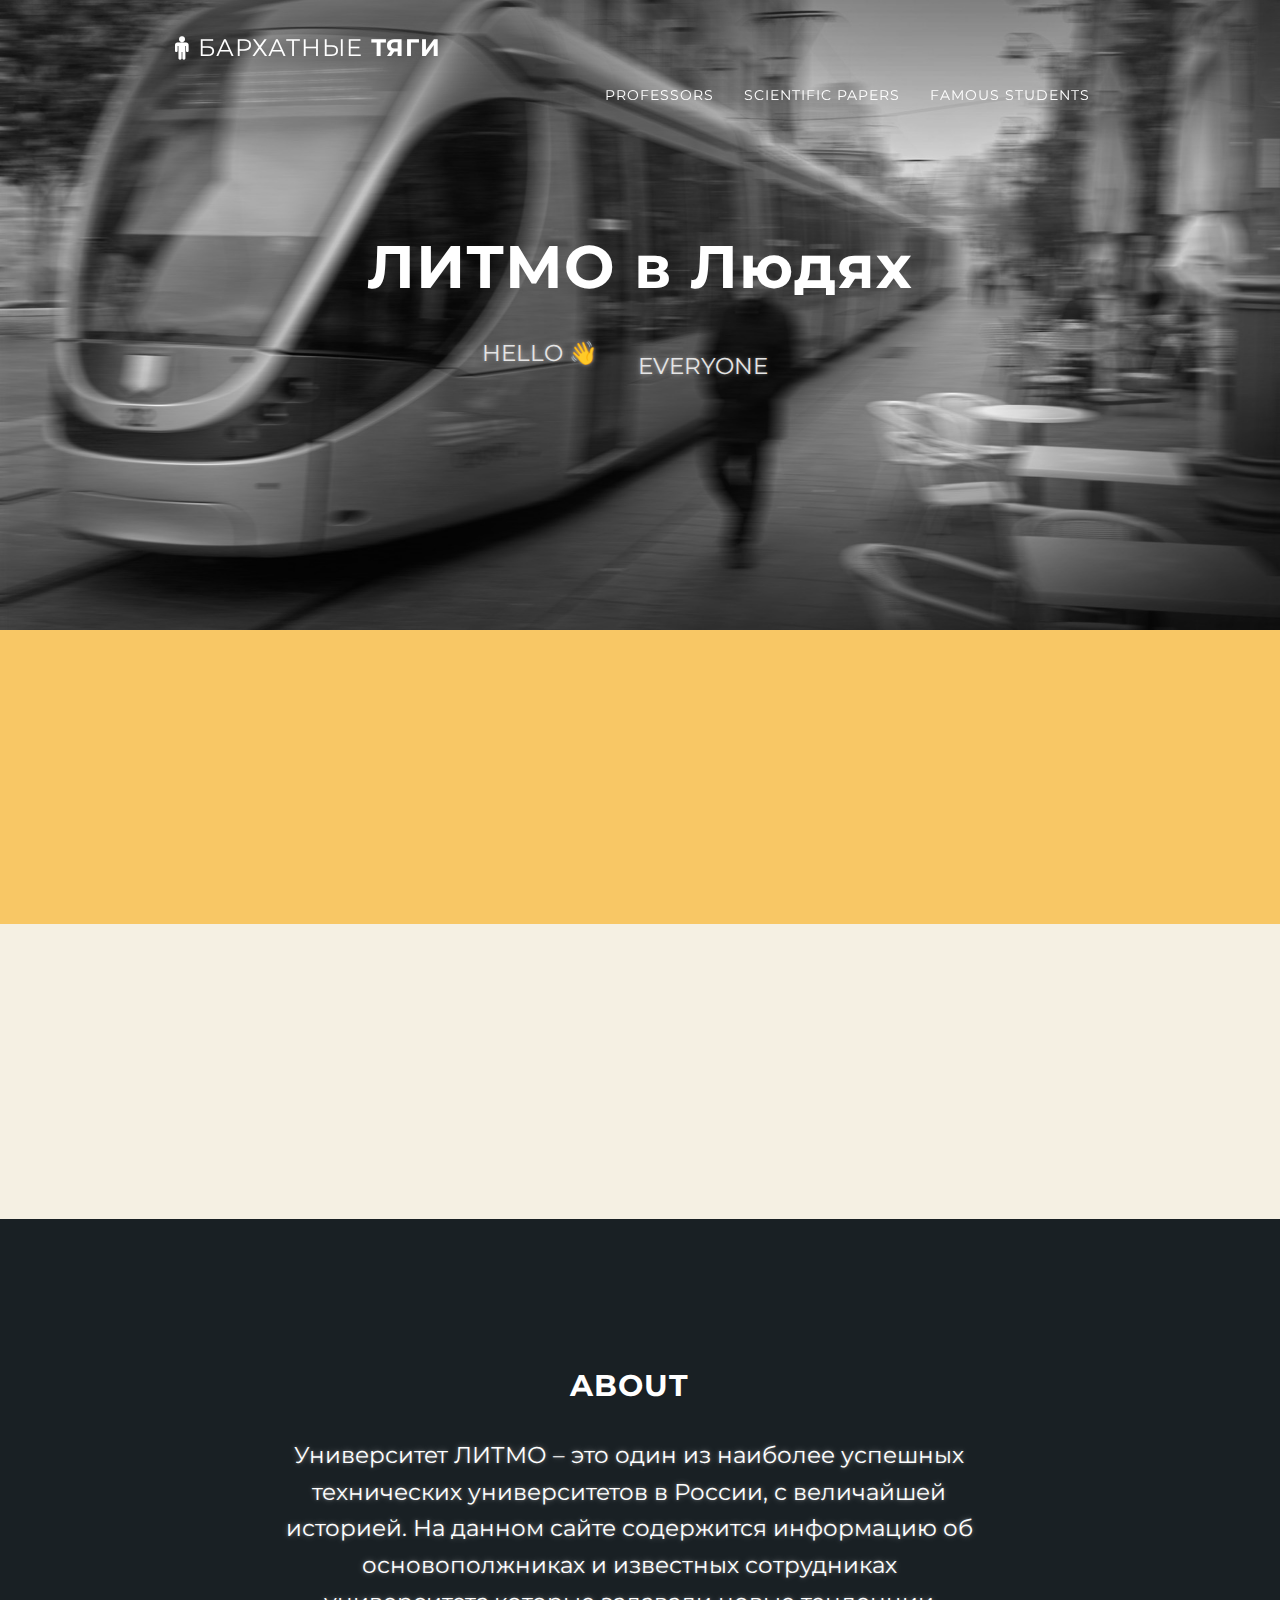
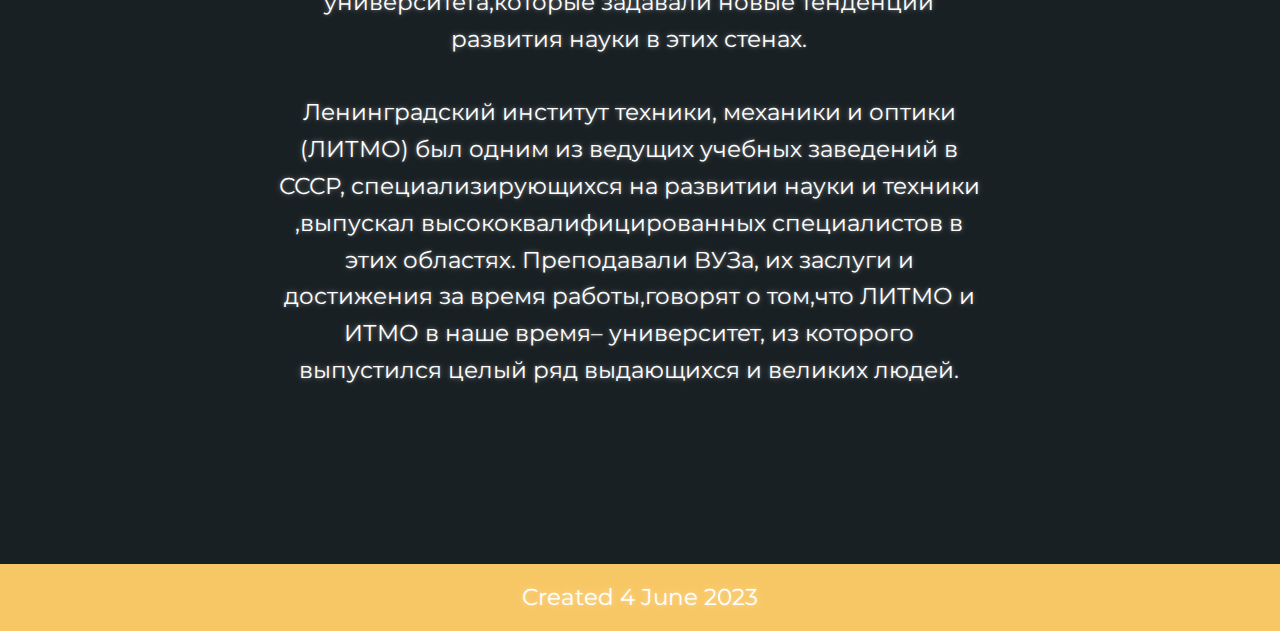
<file: index.html>
<!doctype html>
<html lang="en">
<head>
    <meta charset="utf-8">
    <meta http-equiv="X-UA-Compatible" content="IE=edge">
    <meta name="viewport" content="width=device-width, initial-scale=1">

    <title>Basic Element - Code Design HTML {Bootstrap} Theme</title>

    <!-- Bootstrap Core CSS -->
    <link href="css/bootstrap.min.css" rel="stylesheet">

    <!-- Custom CSS -->
    <link href="css/basicelement.css" rel="stylesheet">

    <!-- Custom Fonts -->
    <link rel="stylesheet" href="//maxcdn.bootstrapcdn.com/font-awesome/4.3.0/css/font-awesome.min.css">
    <link href="http://fonts.googleapis.com/css?family=Montserrat:400,700" rel="stylesheet" type="text/css">
    <link href="https://fonts.googleapis.com/css?family=Lato" rel="stylesheet">

</head>

<body data-spy="scroll" data-target=".navbar">

<!-- Navigation -->
<nav class="navbar navbar-custom navbar-fixed-top" role="navigation">
    <div class="container">
        <div class="navbar-header nav">
            <button type="button" class="navbar-toggle" data-toggle="collapse" data-target=".navbar-main-collapse">
                <i class="fa fa-lg fa-bars"></i>
            </button>
            <a class="navbar-brand page-scroll" href="index.html">
                <i class="fa fa-male"></i> <span class="light">БАРХАТНЫЕ</span> ТЯГИ
            </a>
        </div>

        <!-- Collect the nav links, forms, and other content for toggling -->
        <div class="collapse navbar-collapse navbar-right navbar-main-collapse">
            <ul class="nav navbar-nav">
                <li>
                    <a class="page-scroll" href="professors.html">Professors</a>
                </li>
                <li>
                    <a class="page-scroll" href="qrCodes.html">Scientific Papers</a>
                </li>
                <li>
                    <a class="page-scroll" href="Famous.html">Famous Students</a>
                </li>
            </ul>
        </div>
    </div>
</nav>

<!-- Intro Header -->
<header class="intro" id="intro">
    <div class="intro-body">
        <div class="container">
            <div class="row">
                <div class="col-md-8 col-md-offset-2">
                    <h1 class="brand-heading small-int">ЛИТМО в Людях</h1>
                    <main class="container-anim">
                        <p>Hello 👋</p>
                        <section class="animation">
                          <div class="first"><div>Everyone</div></div>
                          <div class="second"><div>Students</div></div>
                          <div class="third"><div>World</div></div>
                        </section>
                    </main>
                </div>
            </div>
        </div>
    </div>
</header>

<!-- About Section -->
<section id="about" class="container-fluid content-section">
    <!-- 3 Section -->
    <section class="container-fluid content-section about text-center">
        <div class="col-lg-7 col-lg-offset-2">
            <h2>About</h2>
            <p>Университет ЛИТМО – это один из наиболее успешных технических университетов в России, с величайшей историей. На данном сайте содержится информацию об основополжниках и известных сотрудниках университета,которые задавали новые тенденции развития науки в этих стенах.
                <br>
                <br>
                Ленинградский институт техники, механики и оптики (ЛИТМО) был одним из ведущих учебных заведений в СССР, специализирующихся на развитии науки и техники ,выпускал высококвалифицированных специалистов в этих областях.
                Преподавали ВУЗа, их заслуги и достижения за время работы,говорят о том,что ЛИТМО и ИТМО в наше время– университет, из которого выпустился целый ряд выдающихся и великих людей.</p>
        </div>
    </section>
</section>

<!-- Footer -->
<footer>
    <div class="container text-center">
        <p>Created 4 June 2023<br>
    </div>
</footer>

<!-- jQuery -->
<script src="js/jquery.js"></script>

<!-- Bootstrap Core JavaScript -->
<script src="js/bootstrap.min.js"></script>

<!-- Plugin JavaScript -->
<script src="http://flesler-plugins.googlecode.com/files/jquery.scrollTo-1.4.3.1-min.js"></script>
<script src="js/jquery.easing.min.js"></script>
<script src="js/SmoothScroll.js"></script>

<!-- Custom Theme JavaScript -->
<script src="js/basicelement.js"></script>

</body>
</html>
</file>
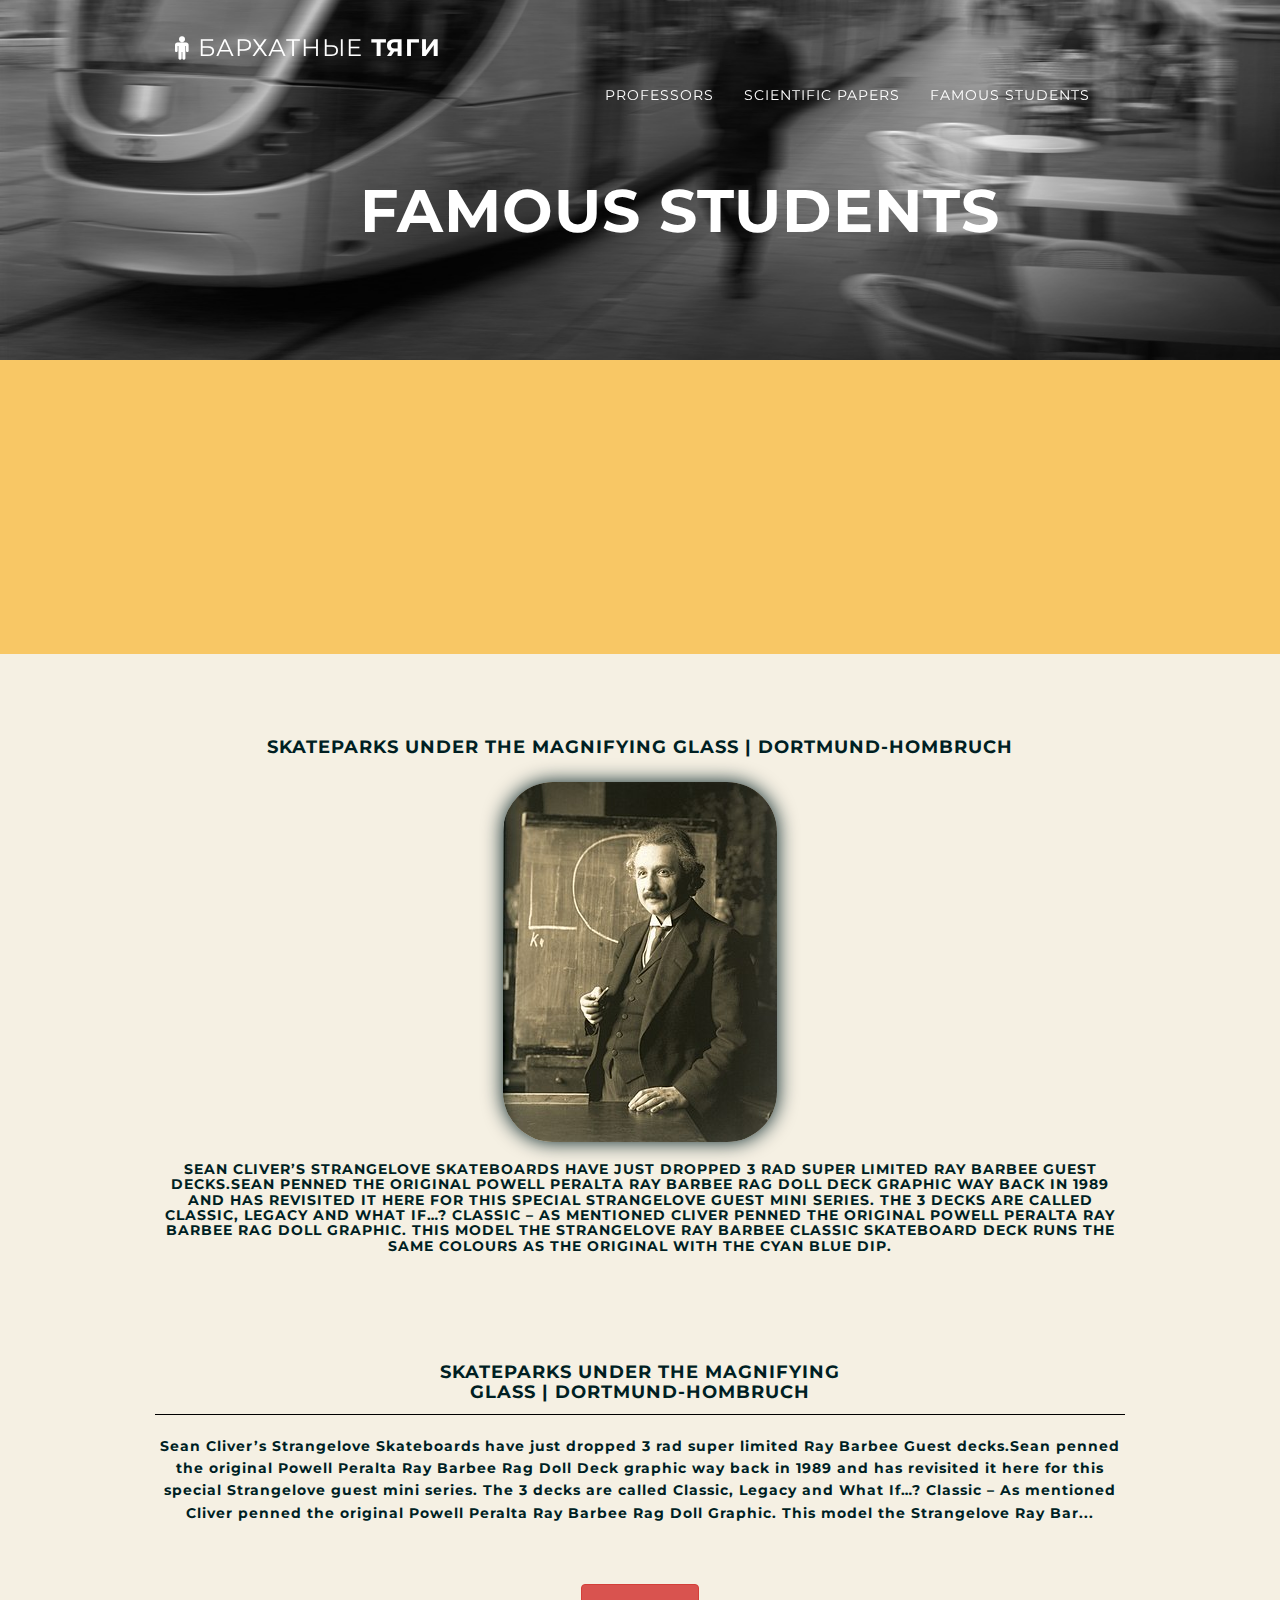
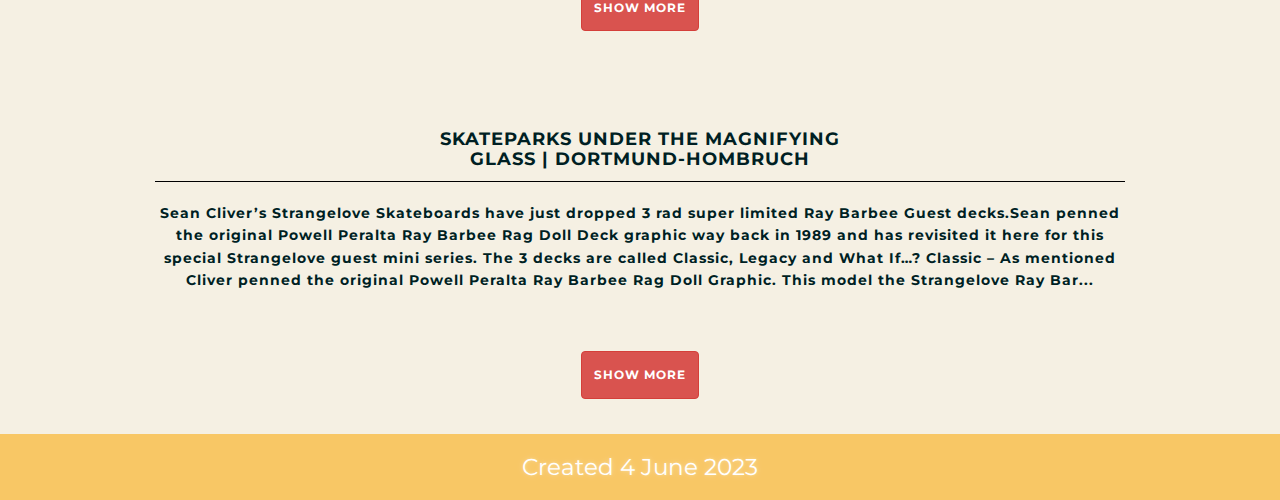
<file: Famous.html>
<!doctype html>
<html lang="en">
<head>
    <meta charset="utf-8">
    <meta http-equiv="X-UA-Compatible" content="IE=edge">
    <meta name="viewport" content="width=device-width, initial-scale=1">
    <meta name="description" content="">
    <meta name="author" content="">

    <title>Basic Element - Code Design HTML {Bootstrap} Theme</title>

    <!-- Bootstrap Core CSS -->
    <link href="css/bootstrap.min.css" rel="stylesheet">

    <!-- Custom CSS -->
    <link href="css/basicelement.css" rel="stylesheet">

    <!-- Custom Fonts -->
    <link rel="stylesheet" href="//maxcdn.bootstrapcdn.com/font-awesome/4.3.0/css/font-awesome.min.css">
    <link href="http://fonts.googleapis.com/css?family=Montserrat:400,700" rel="stylesheet" type="text/css">

</head>

<body data-spy="scroll" data-target=".navbar">

<!-- Navigation -->
<nav class="navbar navbar-custom navbar-fixed-top" role="navigation">
    <div class="container">
        <div class="navbar-header nav">
            <button type="button" class="navbar-toggle" data-toggle="collapse" data-target=".navbar-main-collapse">
                <i class="fa fa-lg fa-bars"></i>
            </button>
            <a class="navbar-brand page-scroll" href="index.html">
                <i class="fa fa-male"></i>  <span class="light">БАРХАТНЫЕ</span> ТЯГИ
            </a>
        </div>

        <!-- Collect the nav links, forms, and other content for toggling -->
        <div class="collapse navbar-collapse navbar-right navbar-main-collapse">
            <ul class="nav navbar-nav">
                <li>
                    <a class="page-scroll" href="professors.html">Professors</a>
                </li>
                <li>
                  <a class="page-scroll" href="qrCodes.html">Scientific Papers</a>
                </li>
                <li>
                  <a class="page-scroll" href="Famous.html">Famous Students</a>
                </li>
            </ul>
        </div>
    </div>
</nav>

<!-- Intro Header -->
<header class="intro2" id="intro">
    <div class="intro-body">
        <div class="container">
            <div class="row">
                <div class="col-md-9 col-md-offset-2 bot-marg">
                    <h1 class="brand-heading">Famous Students</h1>
                </div>
            </div>
        </div>
    </div>
</header> 

<!-- About Section -->
<section id="about" class="container-fluid content-section">
    <div class="row top-buffer justify-content-center article col-gray2">
        <div class="col-md-1">
        </div>
        <div class="col-md-10 text-center marg-buffer">
          <a href="page1.html" role="button">
            <h4 class="marg-buffer4">Skateparks under the magnifying glass | Dortmund-Hombruch</h4>
          </a>
          <br>
          <div class="text-container">
            <a href="page1.html">
              <img class="img4" src="img/123.jpeg" alt="Blog1">
            </a>
            <h5>Sean Cliver’s Strangelove Skateboards have just dropped 3 rad super limited Ray Barbee Guest decks.Sean
              penned the original Powell Peralta Ray Barbee Rag Doll Deck graphic way back in 1989 and has revisited it here
              for this special Strangelove guest mini series. The 3 decks are called Classic, Legacy and What If…? Classic –
              As mentioned Cliver penned the original Powell Peralta Ray Barbee Rag Doll Graphic. This model the Strangelove
              Ray Barbee Classic Skateboard Deck runs the same colours as the original with the Cyan Blue Dip.</h5>
            </div>
          </div>
        </div>
      </div>
      
      <div class="row top-buffer justify-content-center article col-gray2">
        <div class="col-md-1">
        </div>
        <div class="col-md-10 text-center marg-buffer">
          <a href="page1.html" role="button">
            <h4>Skateparks under the magnifying <br> glass | Dortmund-Hombruch</h4>
          </a>
          <br>
          <hr>
          <div class="text-container">
            <p class="short-text" id="disc">Sean Cliver’s Strangelove Skateboards have just dropped 3 rad super limited Ray Barbee Guest decks.Sean
              penned the original Powell Peralta Ray Barbee Rag Doll Deck graphic way back in 1989 and has revisited it here
              for this special Strangelove guest mini series. The 3 decks are called Classic, Legacy and What If…? Classic –
              As mentioned Cliver penned the original Powell Peralta Ray Barbee Rag Doll Graphic. This model the Strangelove
              Ray Barbee Classic Skateboard Deck runs the same colours as the original with the Cyan Blue Dip.</p>
            <div class="full-text">
                Sean Cliver’s Strangelove Skateboards have just dropped 3 rad super limited Ray Barbee Guest decks.Sean
                penned the original Powell Peralta Ray Barbee Rag Doll Deck graphic way back in 1989 and has revisited it here
                for this special Strangelove guest mini series. The 3 decks are called Classic, Legacy and What If…? Classic –
                As mentioned Cliver penned the original Powell Peralta Ray Barbee Rag Doll Graphic. This model the Strangelove
                Ray Barbee Classic Skateboard Deck runs the same colours as the original with the Cyan Blue Dip.
                <img class="qr" src="img/qrcode.png" alt="Blog1">
            </div>
          </div>
          <a class="btn btn-danger btn-circle white toggle-button">
            <h6>Show More</h6>
          </a>
        </div>
      </div>

      <div class="row top-buffer justify-content-center article col-gray2">
        <div class="col-md-1">
        </div>
        <div class="col-md-10 text-center marg-buffer">
          <a href="page1.html" role="button">
            <h4>Skateparks under the magnifying <br> glass | Dortmund-Hombruch</h4>
          </a>
          <br>
          <hr>
          <div class="text-container">
            <p class="short-text" id="disc">Sean Cliver’s Strangelove Skateboards have just dropped 3 rad super limited Ray Barbee Guest decks.Sean
              penned the original Powell Peralta Ray Barbee Rag Doll Deck graphic way back in 1989 and has revisited it here
              for this special Strangelove guest mini series. The 3 decks are called Classic, Legacy and What If…? Classic –
              As mentioned Cliver penned the original Powell Peralta Ray Barbee Rag Doll Graphic. This model the Strangelove
              Ray Barbee Classic Skateboard Deck runs the same colours as the original with the Cyan Blue Dip.</p>
            <div class="full-text">
                Sean Cliver’s Strangelove Skateboards have just dropped 3 rad super limited Ray Barbee Guest decks.Sean
                penned the original Powell Peralta Ray Barbee Rag Doll Deck graphic way back in 1989 and has revisited it here
                for this special Strangelove guest mini series. The 3 decks are called Classic, Legacy and What If…? Classic –
                As mentioned Cliver penned the original Powell Peralta Ray Barbee Rag Doll Graphic. This model the Strangelove
                Ray Barbee Classic Skateboard Deck runs the same colours as the original with the Cyan Blue Dip.
                <img class="qr" src="img/qrcode.png" alt="Blog1">
            </div>
          </div>
          <a class="btn btn-danger btn-circle white toggle-button">
            <h6>Show More</h6>
          </a>
        </div>
      </div>
</section>

<!-- Footer -->
<footer>
  <div class="container text-center">
      <p>Created 4 June 2023<br>
  </div>
</footer>

<!-- jQuery -->
<script src="js/jquery.js"></script>

<!-- Bootstrap Core JavaScript -->
<script src="js/bootstrap.min.js"></script>

<!-- Plugin JavaScript -->
<script src="http://flesler-plugins.googlecode.com/files/jquery.scrollTo-1.4.3.1-min.js"></script>
<script src="js/jquery.easing.min.js"></script>
<script src="js/SmoothScroll.js"></script>

<!-- Custom Theme JavaScript -->
<script src="js/basicelement.js"></script>

</body>
</html>
</file>
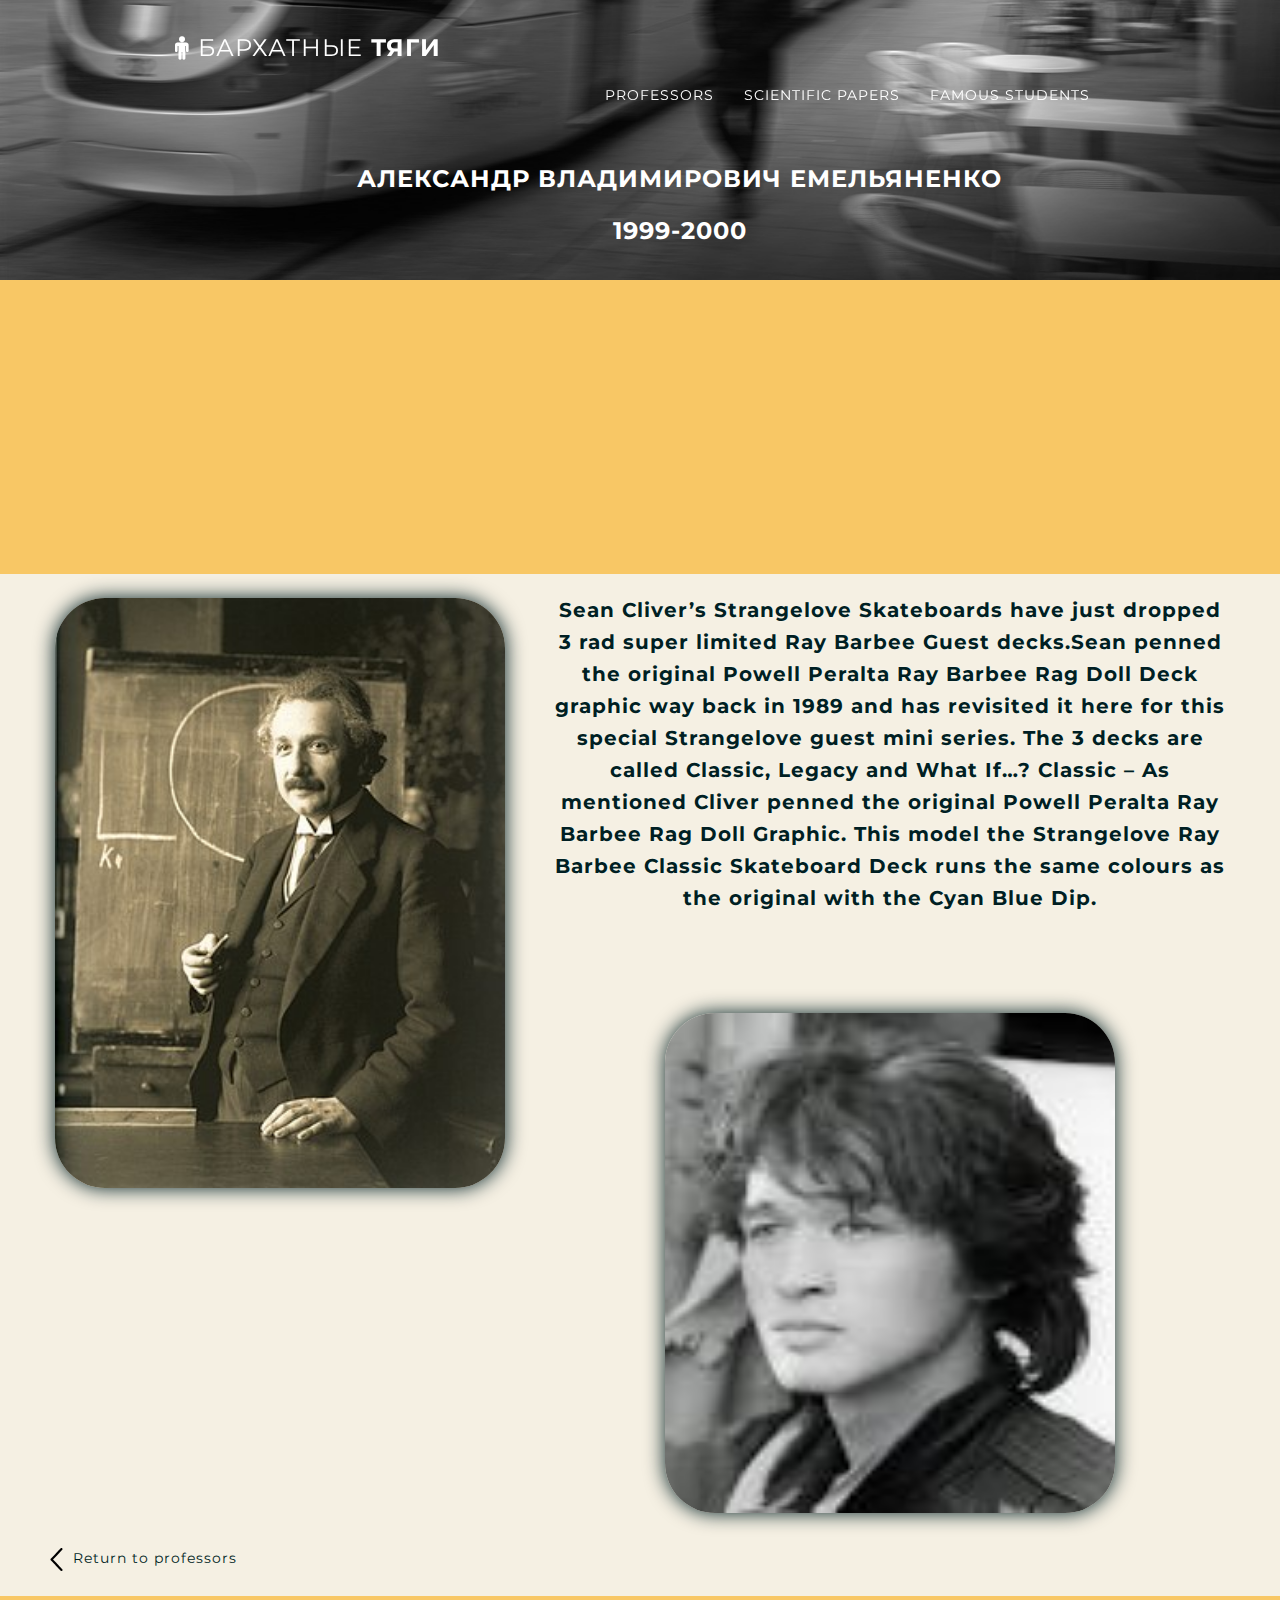
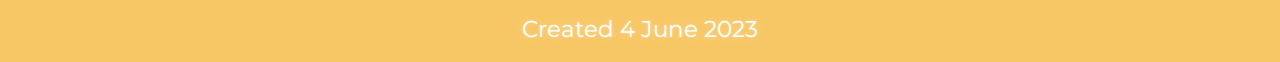
<file: page1.html>
<!doctype html>
<html lang="en">
<head>
    <meta charset="utf-8">
    <meta http-equiv="X-UA-Compatible" content="IE=edge">
    <meta name="viewport" content="width=device-width, initial-scale=1">
    <meta name="description" content="">
    <meta name="author" content="">

    <title>Basic Element - Code Design HTML {Bootstrap} Theme</title>

    <!-- Bootstrap Core CSS -->
    <link href="css/bootstrap.min.css" rel="stylesheet">

    <!-- Custom CSS -->
    <link href="css/basicelement.css" rel="stylesheet">

    <!-- Custom Fonts -->
    <link rel="stylesheet" href="//maxcdn.bootstrapcdn.com/font-awesome/4.3.0/css/font-awesome.min.css">
    <link href="http://fonts.googleapis.com/css?family=Montserrat:400,700" rel="stylesheet" type="text/css">
    <link href="https://fonts.googleapis.com/css?family=Lato" rel="stylesheet">

</head>

<body data-spy="scroll" data-target=".navbar">

<!-- Navigation -->
<nav class="navbar navbar-custom navbar-fixed-top" role="navigation">
    <div class="container">
        <div class="navbar-header nav">
            <button type="button" class="navbar-toggle" data-toggle="collapse" data-target=".navbar-main-collapse">
                <i class="fa fa-lg fa-bars"></i>
            </button>
            <a class="navbar-brand page-scroll" href="index.html">
                <i class="fa fa-male"></i>  <span class="light">БАРХАТНЫЕ</span> ТЯГИ
            </a>
        </div>

        <!-- Collect the nav links, forms, and other content for toggling -->
        <div class="collapse navbar-collapse navbar-right navbar-main-collapse">
            <ul class="nav navbar-nav">
                <li>
                    <a class="page-scroll" href="professors.html">Professors</a>
                </li>
                <li>
                    <a class="page-scroll" href="qrCodes.html">Scientific Papers</a>
                </li>
                <li>
                    <a class="page-scroll" href="Famous.html">Famous Students</a>
                </li>
            </ul>
        </div>
    </div>
</nav>

<header class="intro3" id="intro">
    <div class="intro-body">
        <div class="container">
            <div class="row">
                <div class="col-md-9 col-md-offset-2">
                    <h3 class="margin-intro3">Александр Владимирович Емельяненко <br><br> 1999-2000</h3>
                </div>
            </div>
        </div>
    </div>
</header>

<!-- About Section -->
<section id="about" class="container-fluid content-section">
    <div class="row top-buffer2 justify-content-center article col-gray2">
        <div class="col-md-5">
        <img class="img2" src="img/123.jpeg" alt="Blog1">
        </div>
        <div class="col-md-7 text-center marg-buffer2">
          <p class="read-more-text">Sean Cliver’s Strangelove Skateboards have just dropped 3 rad super limited Ray Barbee Guest decks.Sean
            penned the original Powell Peralta Ray Barbee Rag Doll Deck graphic way back in 1989 and has revisited it here
            for this special Strangelove guest mini series. The 3 decks are called Classic, Legacy and What If…? Classic –
            As mentioned Cliver penned the original Powell Peralta Ray Barbee Rag Doll Graphic. This model the Strangelove
            Ray Barbee Classic Skateboard Deck runs the same colours as the original with the Cyan Blue Dip.</p>
            <br>
            <br>
            <img class="img3" src="img/143.jpeg" alt="Blog1">
        </div>
      </div>
      <div class="col-10 text-left back marg-buffer3">
        <a href="professors.html" class="back">
          <img class="arrow-img" src="img/icons/ArrowLeft.png" alt="ArrowLeft">
          Return to professors
        </a>
      </div>
</section>

<!-- Footer -->
<footer>
    <div class="container text-center">
        <p>Created 4 June 2023<br>
    </div>
</footer>

<!-- jQuery -->
<script src="js/jquery.js"></script>

<!-- Bootstrap Core JavaScript -->
<script src="js/bootstrap.min.js"></script>

<!-- Plugin JavaScript -->
<script src="http://flesler-plugins.googlecode.com/files/jquery.scrollTo-1.4.3.1-min.js"></script>
<script src="js/jquery.easing.min.js"></script>
<script src="js/SmoothScroll.js"></script>

<!-- Custom Theme JavaScript -->
<script src="js/basicelement.js"></script>

</body>
</html>
</file>
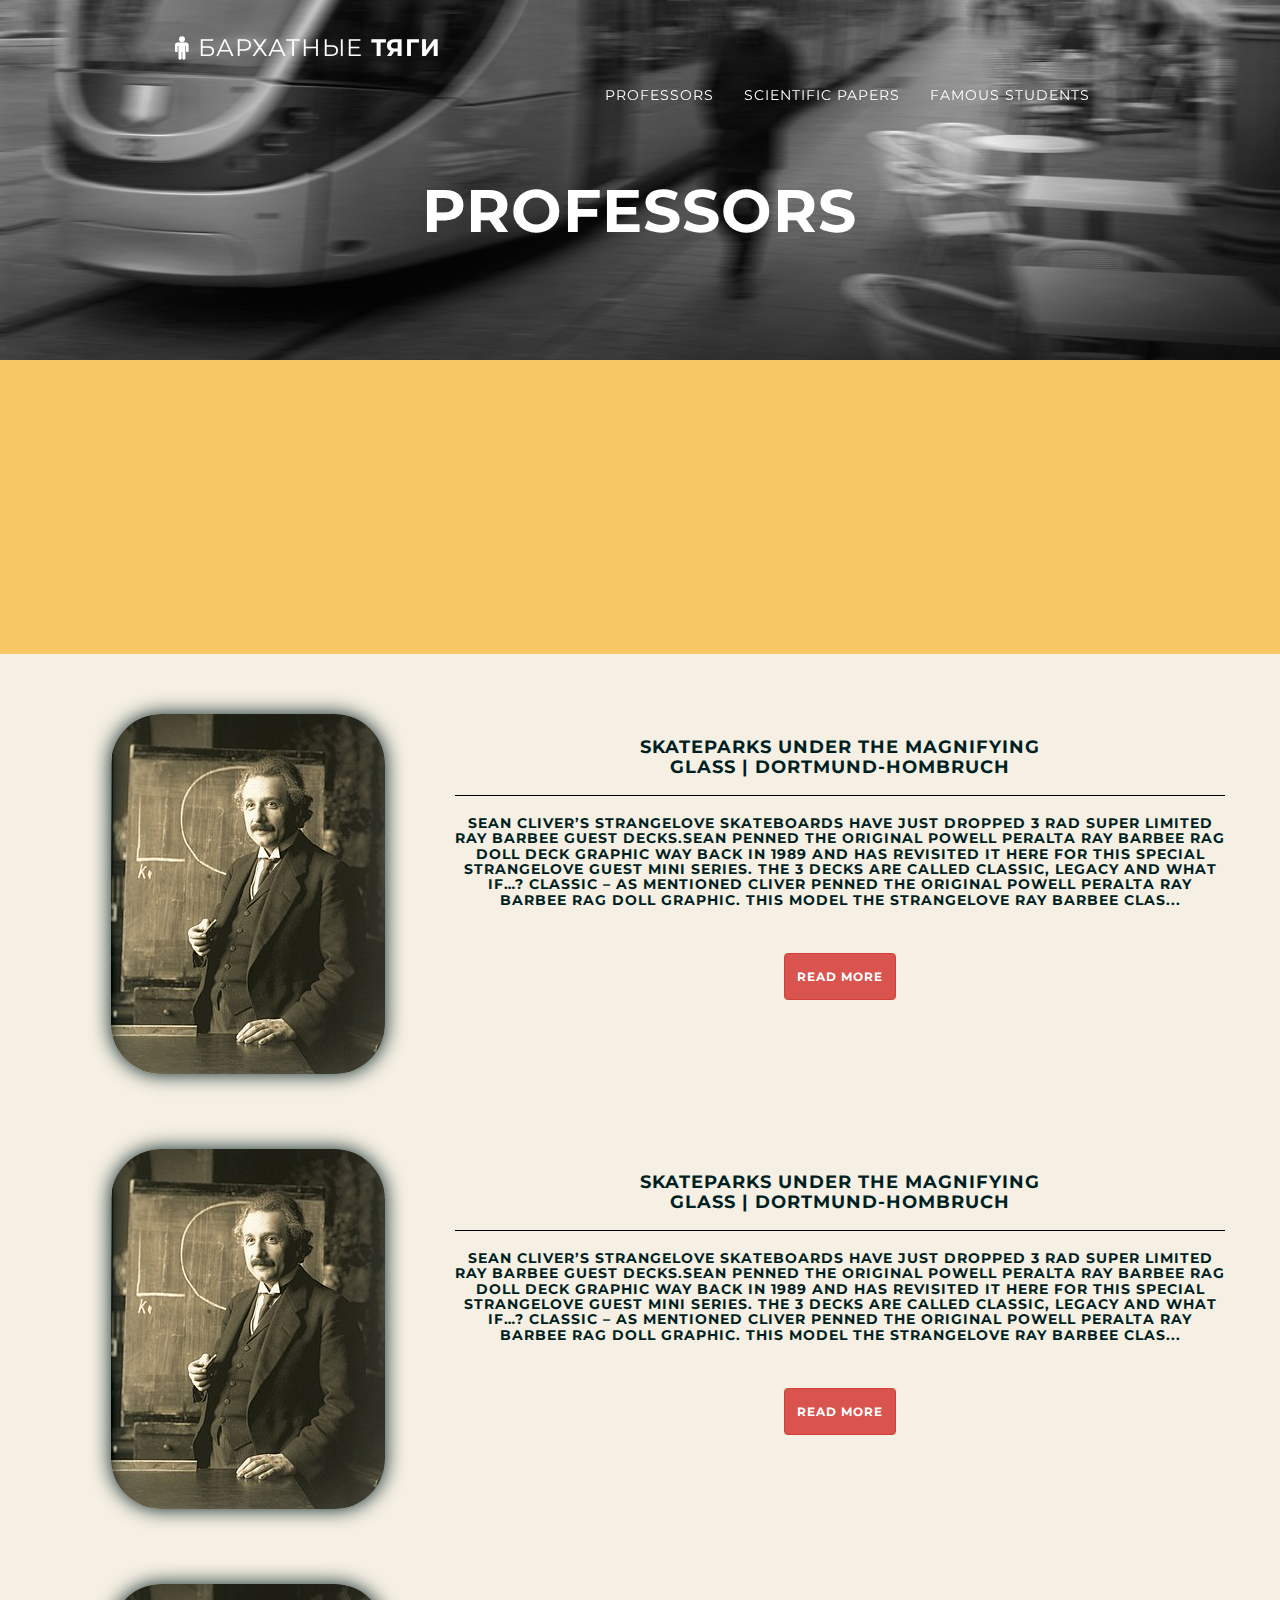
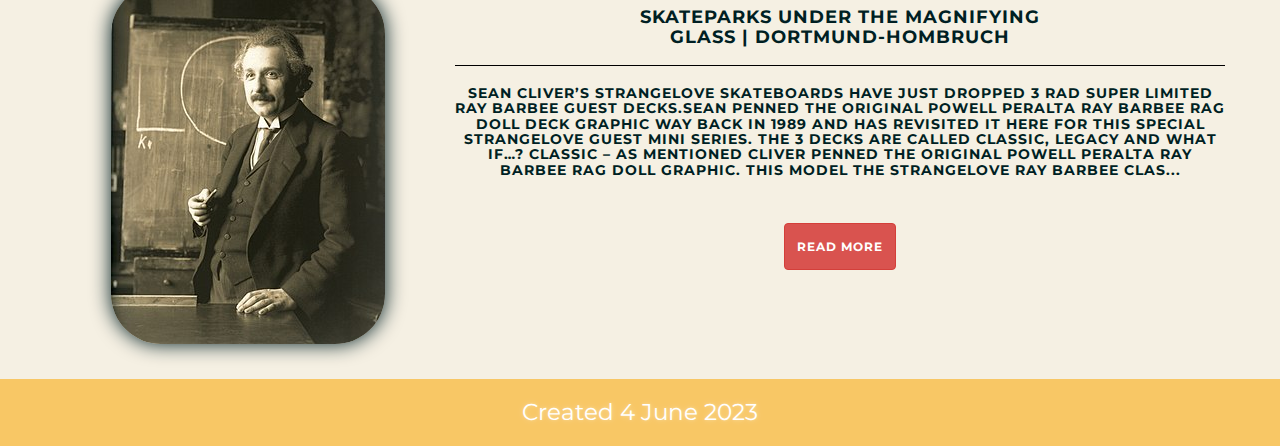
<file: professors.html>
<!doctype html>
<html lang="en">
<head>
    <meta charset="utf-8">
    <meta http-equiv="X-UA-Compatible" content="IE=edge">
    <meta name="viewport" content="width=device-width, initial-scale=1">
    <meta name="description" content="">
    <meta name="author" content="">

    <title>Basic Element - Code Design HTML {Bootstrap} Theme</title>

    <!-- Bootstrap Core CSS -->
    <link href="css/bootstrap.min.css" rel="stylesheet">

    <!-- Custom CSS -->
    <link href="css/basicelement.css" rel="stylesheet">

    <!-- Custom Fonts -->
    <link rel="stylesheet" href="//maxcdn.bootstrapcdn.com/font-awesome/4.3.0/css/font-awesome.min.css">
    <link href="http://fonts.googleapis.com/css?family=Montserrat:400,700" rel="stylesheet" type="text/css">

</head>

<body data-spy="scroll" data-target=".navbar">

<!-- Navigation -->
<nav class="navbar navbar-custom navbar-fixed-top" role="navigation">
    <div class="container">
        <div class="navbar-header nav">
            <button type="button" class="navbar-toggle" data-toggle="collapse" data-target=".navbar-main-collapse">
                <i class="fa fa-lg fa-bars"></i>
            </button>
            <a class="navbar-brand page-scroll" href="index.html">
                <i class="fa fa-male"></i>  <span class="light">БАРХАТНЫЕ</span> ТЯГИ
            </a>
        </div>

        <!-- Collect the nav links, forms, and other content for toggling -->
        <div class="collapse navbar-collapse navbar-right navbar-main-collapse">
            <ul class="nav navbar-nav">
                <li>
                    <a class="page-scroll" href="professors.html">Professors</a>
                </li>
                <li>
                  <a class="page-scroll" href="qrCodes.html">Scientific Papers</a>
                </li>
                <li>
                  <a class="page-scroll" href="Famous.html">Famous Students</a>
                </li>
            </ul>
        </div>
    </div>
</nav>

<!-- Intro Header -->
<header class="intro2" id="intro">
    <div class="intro-body">
        <div class="container">
            <div class="row">
                <div class="col-md-8 col-md-offset-2 bot-marg">
                    <h1 class="brand-heading">Professors</h1>
                </div>
            </div>
        </div>
    </div>
</header>

<!-- About Section -->
<section id="about" class="container-fluid content-section">
    <div class="row top-buffer justify-content-center article col-gray2">
        <div class="col-md-4">
          <a href="page1.html">
            <img class="img1" src="img/123.jpeg" alt="Blog1">
          </a>
        </div>
        <div class="col-md-8 text-center marg-buffer">
          <a href="page1.html" role="button">
            <h4>Skateparks under the magnifying <br> glass | Dortmund-Hombruch</h4>
          </a>
          <br>
          <hr>
          <h5 id="disc">Sean Cliver’s Strangelove Skateboards have just dropped 3 rad super limited Ray Barbee Guest decks.Sean
            penned the original Powell Peralta Ray Barbee Rag Doll Deck graphic way back in 1989 and has revisited it here
            for this special Strangelove guest mini series. The 3 decks are called Classic, Legacy and What If…? Classic –
            As mentioned Cliver penned the original Powell Peralta Ray Barbee Rag Doll Graphic. This model the Strangelove
            Ray Barbee Classic Skateboard Deck runs the same colours as the original with the Cyan Blue Dip.</h5>
          <a href="page1.html" class="btn btn-danger btn-circle white">
            <h6>Read more</h6>
          </a>
        </div>
      </div>

      <div class="row top-buffer justify-content-center article col-gray2">
        <div class="col-md-4">
          <a href="#">
            <img class="img1" src="img/123.jpeg" alt="Blog1">
          </a>
        </div>
        <div class="col-md-8 text-center marg-buffer">
          <a href="#" role="button">
            <h4>Skateparks under the magnifying <br> glass | Dortmund-Hombruch</h4>
          </a>
          <br>
          <hr>
          <h5 id="disc">Sean Cliver’s Strangelove Skateboards have just dropped 3 rad super limited Ray Barbee Guest decks.Sean
            penned the original Powell Peralta Ray Barbee Rag Doll Deck graphic way back in 1989 and has revisited it here
            for this special Strangelove guest mini series. The 3 decks are called Classic, Legacy and What If…? Classic –
            As mentioned Cliver penned the original Powell Peralta Ray Barbee Rag Doll Graphic. This model the Strangelove
            Ray Barbee Classic Skateboard Deck runs the same colours as the original with the Cyan Blue Dip.</h5>
          <a href="#" class="btn btn-danger btn-circle white">
            <h6>Read more</h6>
          </a>
        </div>
      </div>

      <div class="row top-buffer justify-content-center article col-gray2">
        <div class="col-md-4">
          <a href="#">
            <img class="img1" src="img/123.jpeg" alt="Blog1">
          </a>
        </div>
        <div class="col-md-8 text-center marg-buffer">
          <a href="#" role="button">
            <h4>Skateparks under the magnifying <br> glass | Dortmund-Hombruch</h4>
          </a>
          <br>
          <hr>
          <h5 id="disc">Sean Cliver’s Strangelove Skateboards have just dropped 3 rad super limited Ray Barbee Guest decks.Sean
            penned the original Powell Peralta Ray Barbee Rag Doll Deck graphic way back in 1989 and has revisited it here
            for this special Strangelove guest mini series. The 3 decks are called Classic, Legacy and What If…? Classic –
            As mentioned Cliver penned the original Powell Peralta Ray Barbee Rag Doll Graphic. This model the Strangelove
            Ray Barbee Classic Skateboard Deck runs the same colours as the original with the Cyan Blue Dip.</h5>
          <a href="#" class="btn btn-danger btn-circle white">
            <h6>Read more</h6>
          </a>
        </div>
      </div>
</section>

<!-- Footer -->
<footer>
  <div class="container text-center">
      <p>Created 4 June 2023<br>
  </div>
</footer>

<!-- jQuery -->
<script src="js/jquery.js"></script>

<!-- Bootstrap Core JavaScript -->
<script src="js/bootstrap.min.js"></script>

<!-- Plugin JavaScript -->
<script src="http://flesler-plugins.googlecode.com/files/jquery.scrollTo-1.4.3.1-min.js"></script>
<script src="js/jquery.easing.min.js"></script>
<script src="js/SmoothScroll.js"></script>

<!-- Custom Theme JavaScript -->
<script src="js/basicelement.js"></script>

</body>
</html>
</file>
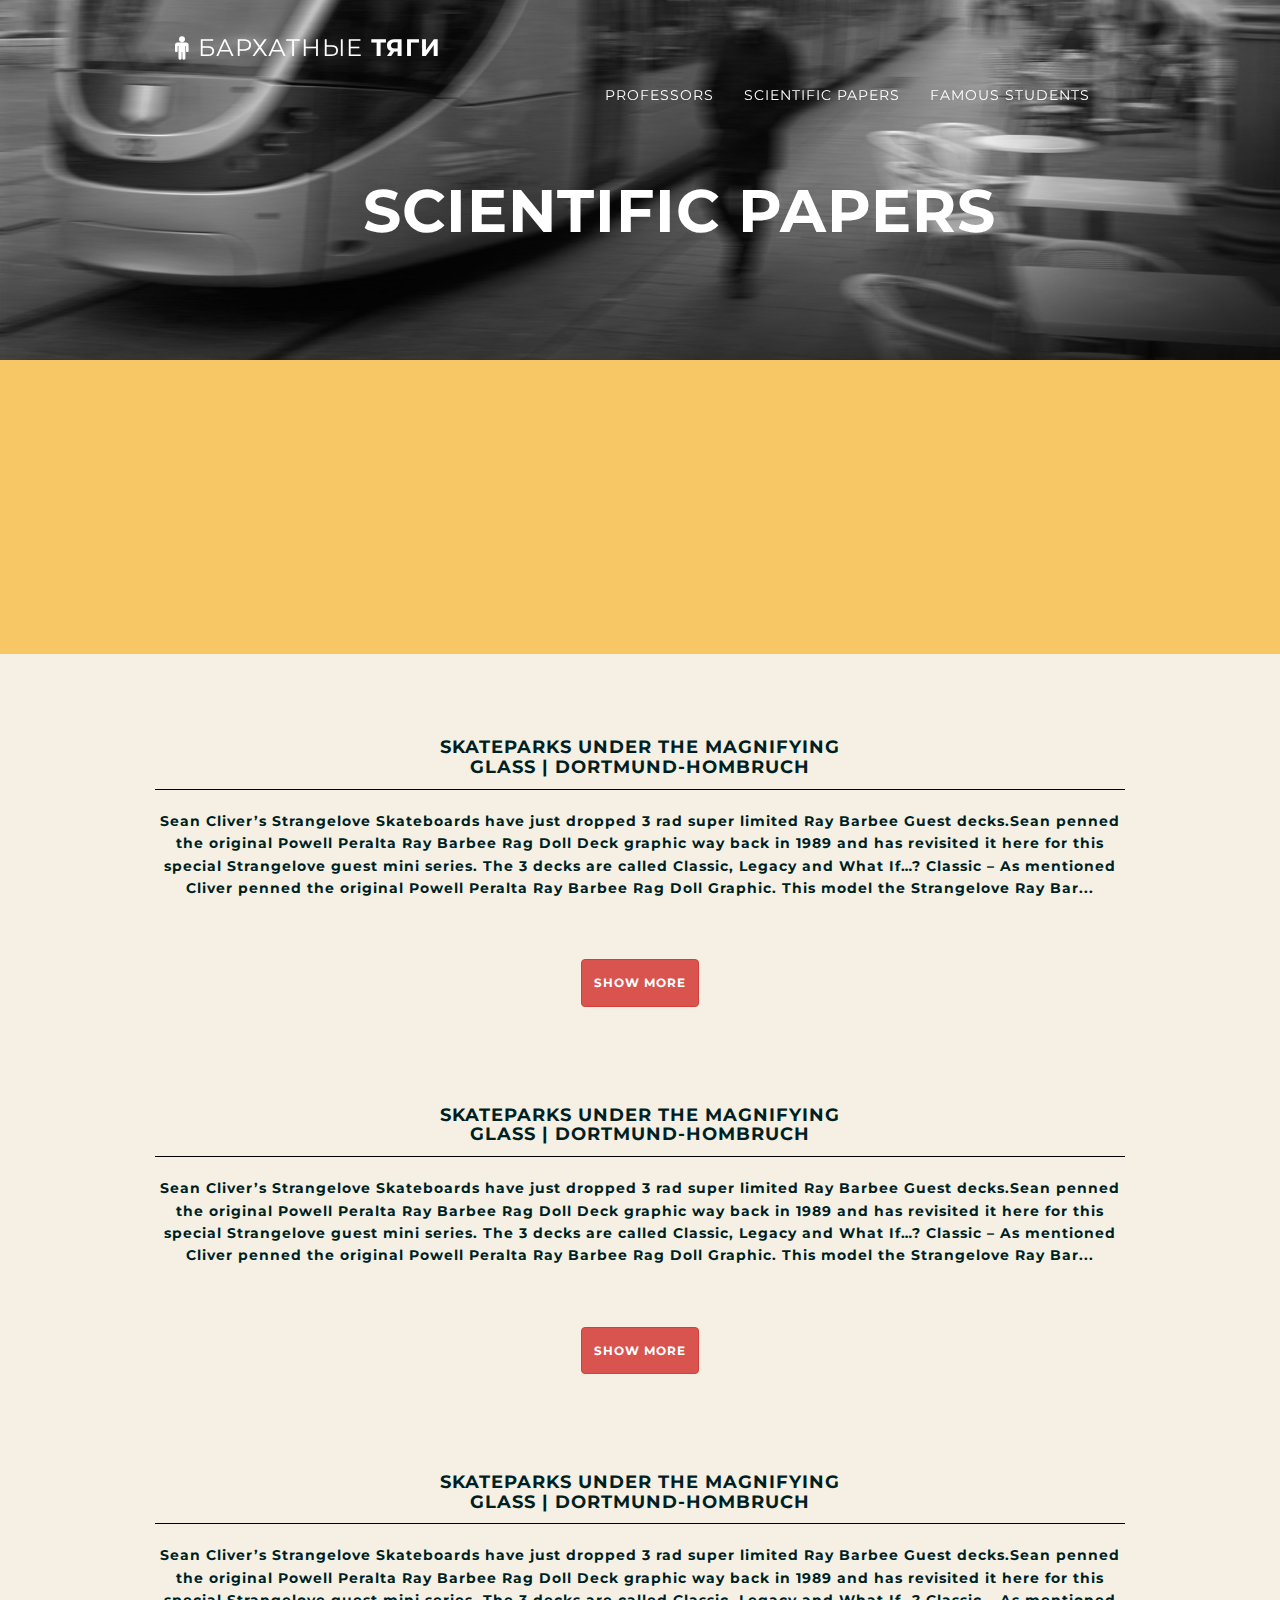
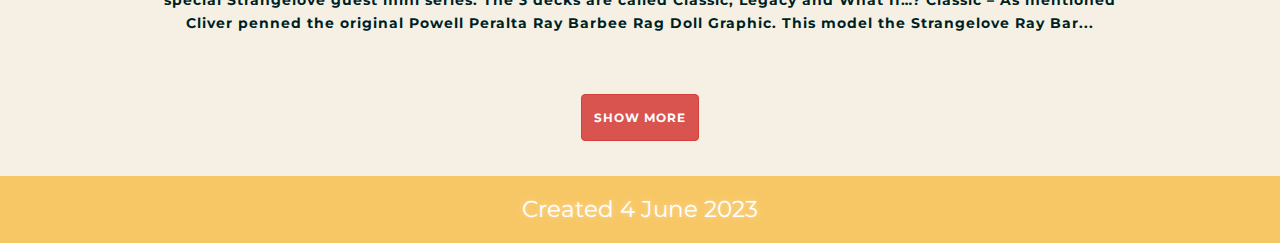
<file: qrCodes.html>
<!doctype html>
<html lang="en">
<head>
    <meta charset="utf-8">
    <meta http-equiv="X-UA-Compatible" content="IE=edge">
    <meta name="viewport" content="width=device-width, initial-scale=1">
    <meta name="description" content="">
    <meta name="author" content="">

    <title>Basic Element - Code Design HTML {Bootstrap} Theme</title>

    <!-- Bootstrap Core CSS -->
    <link href="css/bootstrap.min.css" rel="stylesheet">

    <!-- Custom CSS -->
    <link href="css/basicelement.css" rel="stylesheet">

    <!-- Custom Fonts -->
    <link rel="stylesheet" href="//maxcdn.bootstrapcdn.com/font-awesome/4.3.0/css/font-awesome.min.css">
    <link href="http://fonts.googleapis.com/css?family=Montserrat:400,700" rel="stylesheet" type="text/css">

</head>

<body data-spy="scroll" data-target=".navbar">

<!-- Navigation -->
<nav class="navbar navbar-custom navbar-fixed-top" role="navigation">
    <div class="container">
        <div class="navbar-header nav">
            <button type="button" class="navbar-toggle" data-toggle="collapse" data-target=".navbar-main-collapse">
                <i class="fa fa-lg fa-bars"></i>
            </button>
            <a class="navbar-brand page-scroll" href="index.html">
                <i class="fa fa-male"></i>  <span class="light">БАРХАТНЫЕ</span> ТЯГИ
            </a>
        </div>

        <!-- Collect the nav links, forms, and other content for toggling -->
        <div class="collapse navbar-collapse navbar-right navbar-main-collapse">
            <ul class="nav navbar-nav">
                <li>
                    <a class="page-scroll" href="professors.html">Professors</a>
                </li>
                <li>
                  <a class="page-scroll" href="qrCodes.html">Scientific Papers</a>
                </li>
                <li>
                  <a class="page-scroll" href="Famous.html">Famous Students</a>
                </li>
            </ul>
        </div>
    </div>
</nav>

<!-- Intro Header -->
<header class="intro2" id="intro">
    <div class="intro-body">
        <div class="container">
            <div class="row">
                <div class="col-md-9 col-md-offset-2 bot-marg">
                    <h1 class="brand-heading">Scientific Papers</h1>
                </div>
            </div>
        </div>
    </div>
</header> 

<!-- About Section -->
<section id="about" class="container-fluid content-section">
    <div class="row top-buffer justify-content-center article col-gray2">
        <div class="col-md-1">
        </div>
        <div class="col-md-10 text-center marg-buffer">
          <a href="page1.html" role="button">
            <h4>Skateparks under the magnifying <br> glass | Dortmund-Hombruch</h4>
          </a>
          <br>
          <hr>
          <div class="text-container">
            <p class="short-text" id="disc">Sean Cliver’s Strangelove Skateboards have just dropped 3 rad super limited Ray Barbee Guest decks.Sean
              penned the original Powell Peralta Ray Barbee Rag Doll Deck graphic way back in 1989 and has revisited it here
              for this special Strangelove guest mini series. The 3 decks are called Classic, Legacy and What If…? Classic –
              As mentioned Cliver penned the original Powell Peralta Ray Barbee Rag Doll Graphic. This model the Strangelove
              Ray Barbee Classic Skateboard Deck runs the same colours as the original with the Cyan Blue Dip.</p>
            <div class="full-text">
                Sean Cliver’s Strangelove Skateboards have just dropped 3 rad super limited Ray Barbee Guest decks.Sean
                penned the original Powell Peralta Ray Barbee Rag Doll Deck graphic way back in 1989 and has revisited it here
                for this special Strangelove guest mini series. The 3 decks are called Classic, Legacy and What If…? Classic –
                As mentioned Cliver penned the original Powell Peralta Ray Barbee Rag Doll Graphic. This model the Strangelove
                Ray Barbee Classic Skateboard Deck runs the same colours as the original with the Cyan Blue Dip.
                <img class="qr" src="img/qrcode.png" alt="Blog1">
            </div>
          </div>
          <a class="btn btn-danger btn-circle white toggle-button">
            <h6>Show More</h6>
          </a>
        </div>
      </div>
      
      <div class="row top-buffer justify-content-center article col-gray2">
        <div class="col-md-1">
        </div>
        <div class="col-md-10 text-center marg-buffer">
          <a href="page1.html" role="button">
            <h4>Skateparks under the magnifying <br> glass | Dortmund-Hombruch</h4>
          </a>
          <br>
          <hr>
          <div class="text-container">
            <p class="short-text" id="disc">Sean Cliver’s Strangelove Skateboards have just dropped 3 rad super limited Ray Barbee Guest decks.Sean
              penned the original Powell Peralta Ray Barbee Rag Doll Deck graphic way back in 1989 and has revisited it here
              for this special Strangelove guest mini series. The 3 decks are called Classic, Legacy and What If…? Classic –
              As mentioned Cliver penned the original Powell Peralta Ray Barbee Rag Doll Graphic. This model the Strangelove
              Ray Barbee Classic Skateboard Deck runs the same colours as the original with the Cyan Blue Dip.</p>
            <div class="full-text">
                Sean Cliver’s Strangelove Skateboards have just dropped 3 rad super limited Ray Barbee Guest decks.Sean
                penned the original Powell Peralta Ray Barbee Rag Doll Deck graphic way back in 1989 and has revisited it here
                for this special Strangelove guest mini series. The 3 decks are called Classic, Legacy and What If…? Classic –
                As mentioned Cliver penned the original Powell Peralta Ray Barbee Rag Doll Graphic. This model the Strangelove
                Ray Barbee Classic Skateboard Deck runs the same colours as the original with the Cyan Blue Dip.
                <img class="qr" src="img/qrcode.png" alt="Blog1">
            </div>
          </div>
          <a class="btn btn-danger btn-circle white toggle-button">
            <h6>Show More</h6>
          </a>
        </div>
      </div>

      <div class="row top-buffer justify-content-center article col-gray2">
        <div class="col-md-1">
        </div>
        <div class="col-md-10 text-center marg-buffer">
          <a href="page1.html" role="button">
            <h4>Skateparks under the magnifying <br> glass | Dortmund-Hombruch</h4>
          </a>
          <br>
          <hr>
          <div class="text-container">
            <p class="short-text" id="disc">Sean Cliver’s Strangelove Skateboards have just dropped 3 rad super limited Ray Barbee Guest decks.Sean
              penned the original Powell Peralta Ray Barbee Rag Doll Deck graphic way back in 1989 and has revisited it here
              for this special Strangelove guest mini series. The 3 decks are called Classic, Legacy and What If…? Classic –
              As mentioned Cliver penned the original Powell Peralta Ray Barbee Rag Doll Graphic. This model the Strangelove
              Ray Barbee Classic Skateboard Deck runs the same colours as the original with the Cyan Blue Dip.</p>
            <div class="full-text">
                Sean Cliver’s Strangelove Skateboards have just dropped 3 rad super limited Ray Barbee Guest decks.Sean
                penned the original Powell Peralta Ray Barbee Rag Doll Deck graphic way back in 1989 and has revisited it here
                for this special Strangelove guest mini series. The 3 decks are called Classic, Legacy and What If…? Classic –
                As mentioned Cliver penned the original Powell Peralta Ray Barbee Rag Doll Graphic. This model the Strangelove
                Ray Barbee Classic Skateboard Deck runs the same colours as the original with the Cyan Blue Dip.
                <img class="qr" src="img/qrcode.png" alt="Blog1">
            </div>
          </div>
          <a class="btn btn-danger btn-circle white toggle-button">
            <h6>Show More</h6>
          </a>
        </div>
      </div>
</section>

<!-- Footer -->
<footer>
  <div class="container text-center">
      <p>Created 4 June 2023<br>
  </div>
</footer>

<!-- jQuery -->
<script src="js/jquery.js"></script>

<!-- Bootstrap Core JavaScript -->
<script src="js/bootstrap.min.js"></script>

<!-- Plugin JavaScript -->
<script src="http://flesler-plugins.googlecode.com/files/jquery.scrollTo-1.4.3.1-min.js"></script>
<script src="js/jquery.easing.min.js"></script>
<script src="js/SmoothScroll.js"></script>

<!-- Custom Theme JavaScript -->
<script src="js/basicelement.js"></script>

</body>
</html>
</file>
<file: css/basicelement.css>
body {
    width: 100%;
    height: 100%;
    font-family: Montserrat,"Helvetica Neue",Helvetica,Arial,sans-serif;
    color: #fff;
    background-color: #F8C765;
}

body > .wrapper { 
	min-height:100%; padding:40px 0; 
}

html {
    width: 100%;
    height: 100%;
}

h1,
h2,
h3 {
    margin: 0 0 35px;
    text-transform: uppercase;
    font-family: Montserrat,"Helvetica Neue",Helvetica,Arial,sans-serif;
    font-weight: 700;
    letter-spacing: 1px;
    animation: fade-in 0.7s ease-in;
    position: relative;
}

.small-int {
    text-transform: none;
}

h4 {
    margin: 0 0 20px;
    text-transform: uppercase;
    font-family: Montserrat,"Helvetica Neue",Helvetica,Arial,sans-serif;
    font-weight: 700;
    letter-spacing: 1px;
    color: #001F23;
}

h5 {
    text-transform: uppercase;
    font-family: Montserrat,"Helvetica Neue",Helvetica,Arial,sans-serif;
    font-weight: 700;
    letter-spacing: 1px;
    color: #001F23;
}

h6 {
    text-transform: uppercase;
    font-family: Montserrat,"Helvetica Neue",Helvetica,Arial,sans-serif;
    font-weight: 700;
    letter-spacing: 1px;
}
  
  .text-container {
    position: relative;
    overflow: hidden;
    transition: max-height 0.3s ease-in-out;
    max-height: auto;
    color: #001F23;
  }
  
  .short-text {
    margin: 0;
    padding: 0;
    transition: opacity 0.3s ease-in-out;
    opacity: 1;
    font-size: 1em;
    font-family: Montserrat,"Helvetica Neue",Helvetica,Arial,sans-serif;
    font-weight: 700;
    letter-spacing: 1px;
  }
  
  .full-text {
    max-height: 0;
    margin: 0;
    padding: 0;
    opacity: 0;
    overflow: hidden;
    transition: opacity 0.3s ease-in-out;
    font-size: 1em;
    font-family: Montserrat,"Helvetica Neue",Helvetica,Arial,sans-serif;
    font-weight: 700;
    letter-spacing: 1px;
    padding-bottom: 25px;
  }
  
  .text-container.open .short-text {
    opacity: 0;
    max-height: 0;
  }
  
  .text-container.open .full-text {
    opacity: 1;
    max-height: none;
  } 

.read-more-text {
    text-transform: none !important;
    margin-top: revert;
    font-size: 20px;
    color: #001F23;
    font-family: Montserrat,"Helvetica Neue",Helvetica,Arial,sans-serif;
    font-weight: 700;
    letter-spacing: 1px;
}

p {
    margin: 0 0 25px;
    font-size: 18px;
    line-height: 1.5;
    text-shadow: 0 0 7px rgba(255,255,255,.3), 0 0 3px rgba(255,255,255,.3);
}

.back {
    font-family: Montserrat,"Helvetica Neue",Helvetica,Arial,sans-serif;
    letter-spacing: 1px; 
    color: #001F23 !important;
    padding-bottom: 25px;
}

@media(min-width:767px) {
    p {
        font-size: 23px;
        line-height: 1.6;
    }
}

a {
    color: #A2CBF4;
    -webkit-transition: all .2s ease-in-out;
    -moz-transition: all .2s ease-in-out;
    transition: all .2s ease-in-out;
}

a:hover,
a:focus {
    text-decoration: none;
    color: #C4CCD5;
}

.light {
    font-weight: 400;
}

hr {
    margin-top: -3%;
    margin-right: auto;
    border-top: 1.5px solid #000;
}

.img1 {
    max-width: 100%;
    width: 274px;
    height: 360px;
    margin-left: 15%;
    border-radius: 50px;
    box-shadow: 0 0 20px #001F23;
}

.img2 {
    width: 450px;
    height: 590px;
    margin-left: 0;
    margin-top: 5%;
    border-radius: 50px;
    box-shadow: 0 0 20px #001F23;
}

.img3 {
    width: 450px;
    height: 500px;
    margin-left: 0;
    margin-top: 5%;
    border-radius: 50px;
    box-shadow: 0 0 20px #001F23;
}

.img4 {
    max-width: 100%;
    width: 274px;
    height: 360px;
    border-radius: 50px;
    box-shadow: 0 0 20px #001F23;
    margin-top: 4.5%;
    margin-bottom: 1%;
}

.arrow-img {
    width: 23px;
    height: 23px;
    border-radius: 0;
    box-shadow: none;
}

.qr {
    width: 300px;
    height: 300px;
    display: block;
    margin: auto;
    margin-top: 2%;
    border-radius: 50px;
    box-shadow: 0 0 20px #001F23;
}

.container {
    width: 75%;
    max-width: 1800px;
}

.container a{
    text-decoration: none;
    color: #001F23;
}

.top-buffer {
     margin-top: 20px; 
     margin-left: auto;
     margin-right: auto;
     margin-bottom: 20px;
}

.top-buffer2 {
    margin-top: -40px; 
    margin-left: auto;
    margin-right: auto;
    margin-bottom: 20px;
}

.marg-buffer {
    margin-top: 2%;
}

.marg-buffer2 {
    margin-top: auto;
}

.marg-buffer3 {
   margin-left: 3.5%;
}

.marg-buffer4 {
    margin-bottom: -5.5%;
 }


@media (max-width: 991px) {
    .img1,
    .img2 {
        display: block;
        margin-left: auto !important;
        margin-right: auto
    }

    .img2,
    .img3 {
        width: 274px;
        height: 360px;
    }

    .img4 {
        box-shadow: 0 0 5px #001F23;
    }
}

.bot-marg {
    margin-bottom: -10%;
}

button a{
    color: white !important;
}

.image{
    margin-bottom: 15px;
}

.white{
    color: white !important;
}

.navbar-custom {
    margin-bottom: 0;
    border-bottom: 1px solid rgba(255,255,255,.3);
    text-transform: uppercase;
    font-family: Montserrat,"Helvetica Neue",Helvetica,Arial,sans-serif;
    background-color: #263238;
}

.navbar-custom2 {
    margin-bottom: 0;
    border-bottom: 1px solid rgba(255,255,255,.3);
    text-transform: uppercase;
    font-family: Montserrat,"Helvetica Neue",Helvetica,Arial,sans-serif;
    background-color: #F8C765;
}

.navbar-custom .navbar-brand {
    font-weight: 700;
    font-size: 24px;
    line-height: 24px;
}

.navbar-custom2 .navbar-brand {
    font-weight: 700;
    font-size: 24px;
    line-height: 24px;
}

.navbar-custom .navbar-brand:focus {
    outline: 0;
}

.navbar-custom2 .navbar-brand:focus {
    outline: 0;
}

.navbar-custom .navbar-brand .navbar-toggle {
    padding: 4px 6px;
    font-size: 16px;
    color: #fff;
}

.navbar-custom2 .navbar-brand .navbar-toggle {
    padding: 4px 6px;
    font-size: 16px;
    color: #fff;
}

.navbar-custom .navbar-brand .navbar-toggle:focus,
.navbar-custom .navbar-brand .navb {
    outline: 0;
}

.navbar-custom2 .navbar-brand .navbar-toggle:focus,
.navbar-custom2 .navbar-brand .navb {
    outline: 0;
}

.navbar-custom a {
    color: #fff;
}

.navbar-custom2 a {
    color: #fff;
}

.navbar-custom .nav li a {
    -webkit-transition: background .3s ease-in-out;
    -moz-transition: background .3s ease-in-out;
    transition: background .3s ease-in-out;
}

.navbar-custom2 .nav li a {
    -webkit-transition: background .3s ease-in-out;
    -moz-transition: background .3s ease-in-out;
    transition: background .3s ease-in-out;
}

.navbar-custom .nav li a:hover,
.navbar-custom .nav li a:focus{
    outline: 0;
    background-color: rgba(255,255,255,.3);
}

.navbar-custom2 .nav li a:hover,
.navbar-custom2 .nav li a:focus{
    outline: 0;
    background-color: rgba(255,255,255,.3);
}

@media(min-width:767px) {
    .navbar {
        padding: 20px 0;
        border-bottom: 0;
        letter-spacing: 1px;
        background: 0 0;
        -webkit-transition: background .5s ease-in-out,padding .5s ease-in-out;
        -moz-transition: background .5s ease-in-out,padding .5s ease-in-out;
        transition: background .5s ease-in-out,padding .5s ease-in-out;
    }

    .top-nav-collapse {
        padding: 0;
        background-color: #F8C765;
    }
}

.intro {
    display: table;
    width: 100%;
    height: auto;
    padding: 200px 0;
    text-align: center;
    color: #fff;
    background: url(../img/intro-bg.jpg) no-repeat bottom center scroll;
    background-color: #263238;
    -webkit-background-size: cover;
    -moz-background-size: cover;
    background-size: cover;
    -o-background-size: cover;
}

.intro2 {
    display: table;
    width: 100%;
    height: 40%;
    padding: 100px 0;
    text-align: center;
    color: #fff;
    background: url(../img/intro-bg.jpg) no-repeat bottom center scroll;
    background-color: #263238;
    -webkit-background-size: cover;
    -moz-background-size: cover;
    background-size: cover;
    -o-background-size: cover;
}

.intro3 {
    display: table;
    width: 100%;
    height: 20%;
    padding: 100px 0;
    text-align: center;
    color: #fff;
    background: url(../img/intro-bg.jpg) no-repeat bottom center scroll;
    background-color: #263238;
    -webkit-background-size: cover;
    -moz-background-size: cover;
    background-size: cover;
    -o-background-size: cover;
}

.margin-intro3 {
    margin-top: 24%;
}

.intro .intro-body {
    display: table-cell;
    vertical-align: middle;
}

.intro2 .intro-body {
    display: table-cell;
    vertical-align: middle;
}

.intro3 .intro-body {
    display: table-cell;
    vertical-align: middle;
}

.intro .intro-body .brand-heading {
    font-size: 40px;
}

.intro2 .intro-body .brand-heading {
    font-size: 40px;
}

.intro3 .intro-body .brand-heading {
    font-size: 40px;
}

.intro .intro-body .intro-text {
    font-size: 18px;
}

.intro2 .intro-body .intro-text {
    font-size: 18px;
}

.intro3 .intro-body .intro-text {
    font-size: 18px;
}

@media(min-width:767px) {
    .intro {
        height: 70%;
        padding: 0;
    }

    .intro2 {
        height: 40%;
        padding: 0;
    }

    .intro3 {
        height: 20%;
        padding: 0;
    }

    .intro .intro-body .brand-heading {
        font-size: 60px;
    }

    .intro2 .intro-body .brand-heading {
        font-size: 60px;
    }

    .intro3 .intro-body .brand-heading {
        font-size: 60px;
    }

    .intro .intro-body .intro-text {
        font-size: 25px;
    }

    .intro2 .intro-body .intro-text {
        font-size: 25px;
    }

    .intro3 .intro-body .intro-text {
        font-size: 25px;
    }
}

.btn-down {
    font-size: 80px;
    color: #fff;
    opacity:0.8;
}

.btn-down:hover,
.btn-down:focus {
    outline: 0;
    color: #fff;
}

#about.content-section  {
    padding: 0;
    background:#F5F0E3;
}

.content-section .about  {
    background:#192024;
}


.content-section {
    padding: 100px 0;
}

.col-gray {
    background:#f3ead5;
    margin: 0;
}

.col-gray, .col-gray2 {
    padding:40px 40px 15px;
}

.col-gray h3, .col-gray2 h3{
    padding-right: 45px;
}

#download {
    background: url(../img/downloads-bg.jpg) no-repeat center center scroll;
    background-color: #000;
    -webkit-background-size: cover;
    -moz-background-size: cover;
    background-size: cover;
    -o-background-size: cover;
}

.download-section {
    width: 100%;
    color: #fff;
    padding:100px 0;
}

#download .overlay {
    background-color: rgba(38, 50, 56, 0.6);
}

#download.content-section  {
    padding: 0;
}

@media(min-width:767px) {
    .content-section {
        padding: 150px 0;
        margin-top: 23%;
    }

    .download-section {
        padding: 200px 0;
    }

    #map {
        height: 400px;
    }
}

.btn {
    text-transform: uppercase;
    font-family: Montserrat,"Helvetica Neue",Helvetica,Arial,sans-serif;
    font-weight: 400;
    margin-top: 35px;
    -webkit-transition: all .3s ease-in-out;
    -moz-transition: all .3s ease-in-out;
    transition: all .3s ease-in-out;
}

.btn-default {
    border: 0;
    color: #fff;
    background-color:#37474F;
    border-radius:2px;
    padding:12px 20px;
}

.btn-default:hover,
.btn-default:focus {
    border: 0px;
    outline: 0;
    color: #fff;
    background-color: #789;
}

ul.banner-social-buttons {
    margin-top: 0;
}

ul.banner-social-buttons li {
    margin-bottom: 20px;

}

@media(max-width:1199px) {
    ul.banner-social-buttons {
        margin-top: 15px;
    }
}

@media(max-width:767px) {
    ul.banner-social-buttons li {
        padding: 0 5px;
    }

    ul.banner-social-buttons li:last-child {
        margin-bottom: 0;

    }
}

footer {
    padding: 15px 0;
}

footer p {
    margin: 0;
}

::-moz-selection {
    text-shadow: none;
    background: #fcfcfc;
    background: rgba(255,255,255,.2);
}

::selection {
    text-shadow: none;
    background: #fcfcfc;
    background: rgba(255,255,255,.2);
}

img::selection {
    background: 0 0;
}

img::-moz-selection {
    background: 0 0;
}

.container-anim {
    color: #e5e5e5;
    font-size: 2.26rem;
    text-transform: uppercase;
    display: flex;
    justify-content: center;
  }
  
  .animation {
    height:50px;
    overflow:hidden;
    margin-left: 1rem;
    text-shadow: 0 0 7px rgba(255,255,255,.3), 0 0 3px rgba(255,255,255,.3);
  }
  
  .animation > div > div {
    padding: 1.5rem 3rem;
    height:2.81rem;
    margin-bottom: 3.15rem;
    display:inline-block;
  }
  
  .animation div:first-child {
    animation: text-animation 10s infinite;
  }
  
  @keyframes text-animation {
    0% {margin-top: 0;}
    10% {margin-top: 0;}
    20% {margin-top: -6rem;}
    30% {margin-top: -6rem;}
    40% {margin-top: -12rem;}
    60% {margin-top: -12rem;}
    70% {margin-top: -7rem;}
    80% {margin-top: -6rem;}
    90% {margin-top: 0;}
    100% {margin-top: 0;}
  }

  @keyframes fade-in {
    0% {
        opacity: 0;
    }
    100% {
        opacity: 1;
    }
}
</file>
